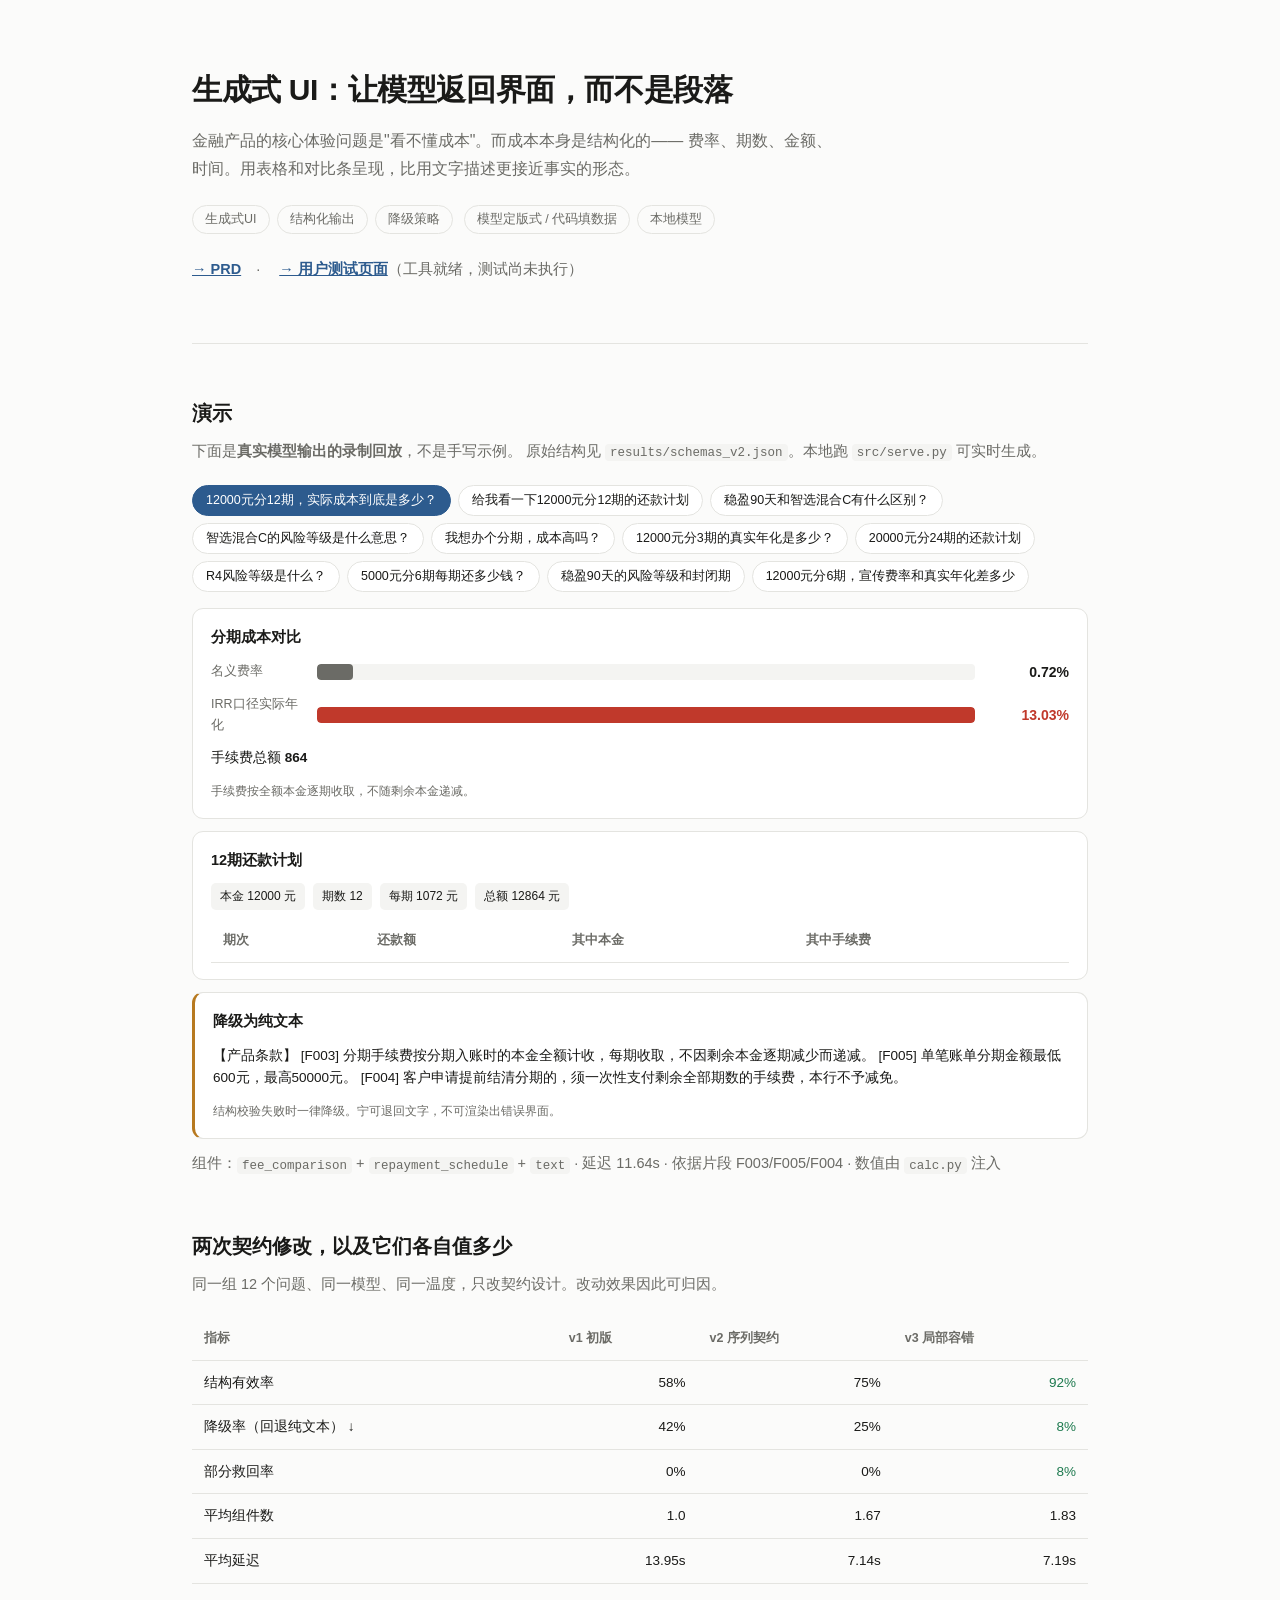
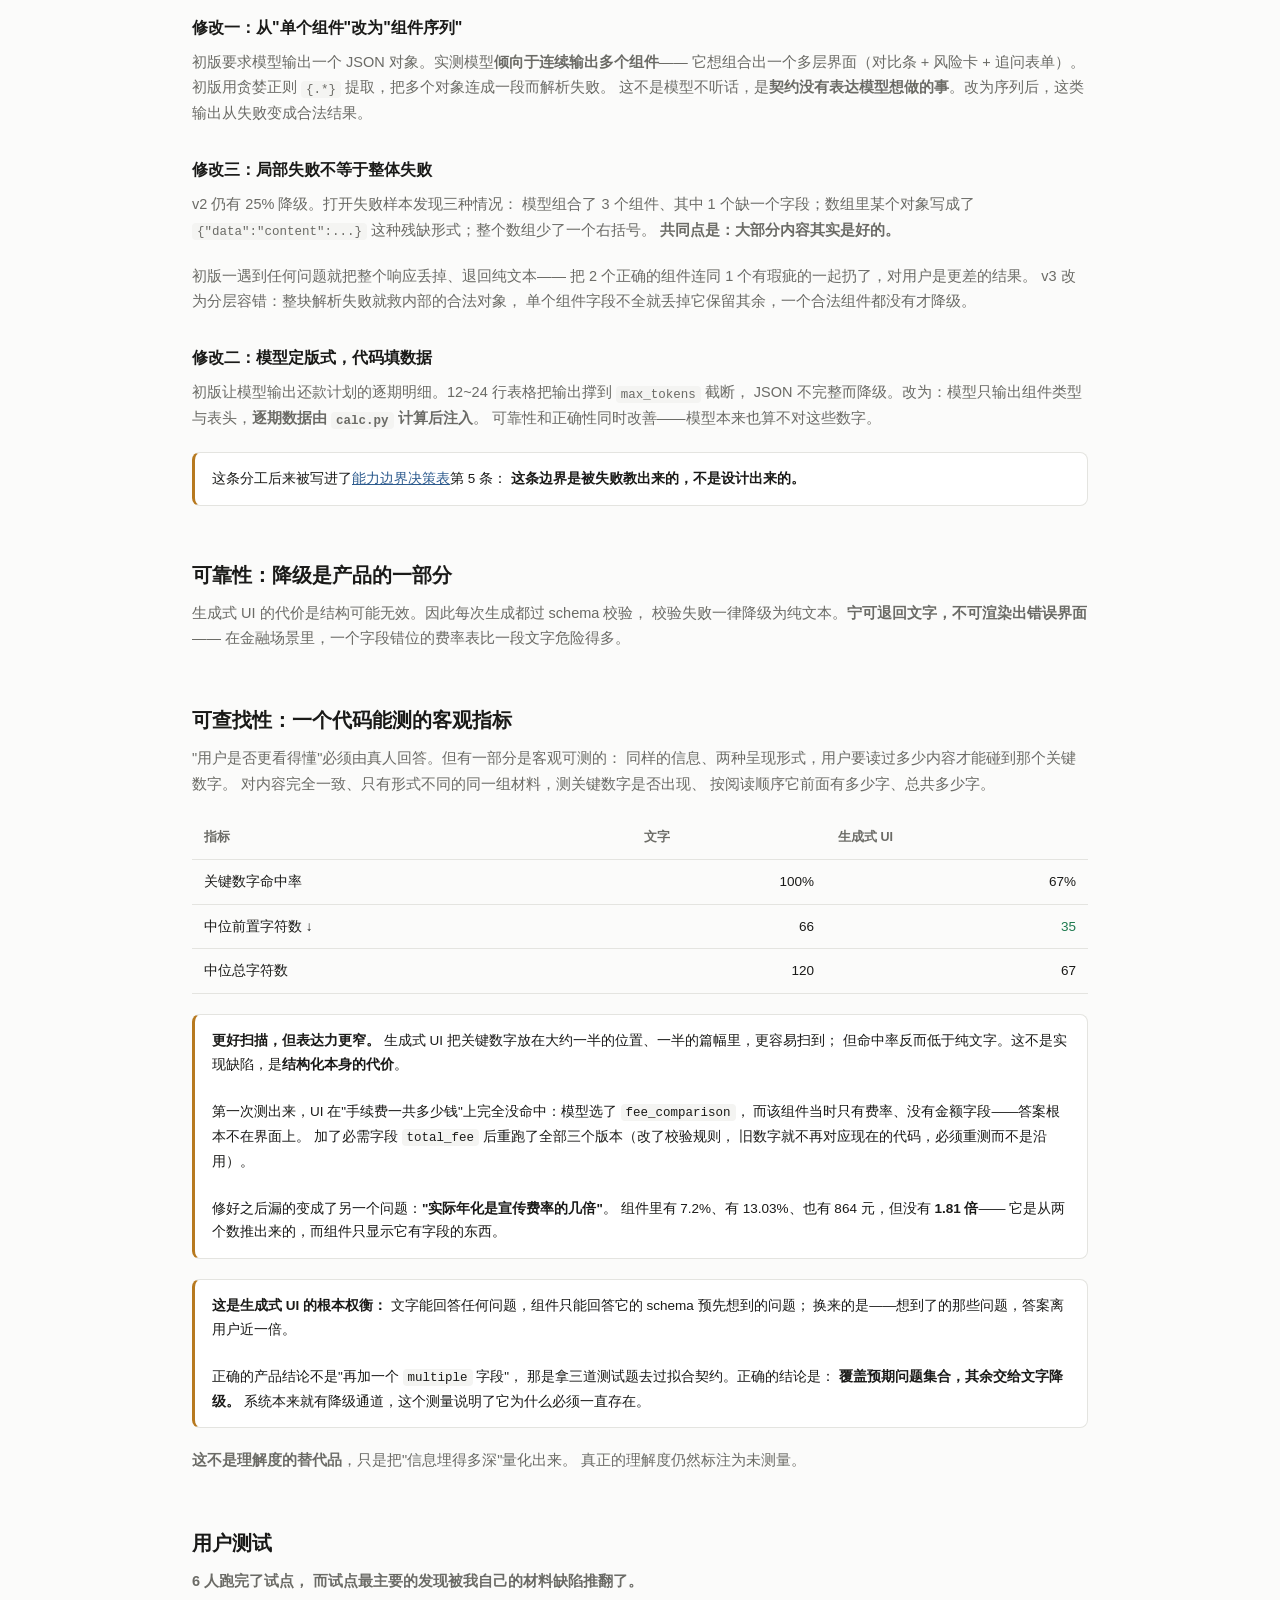
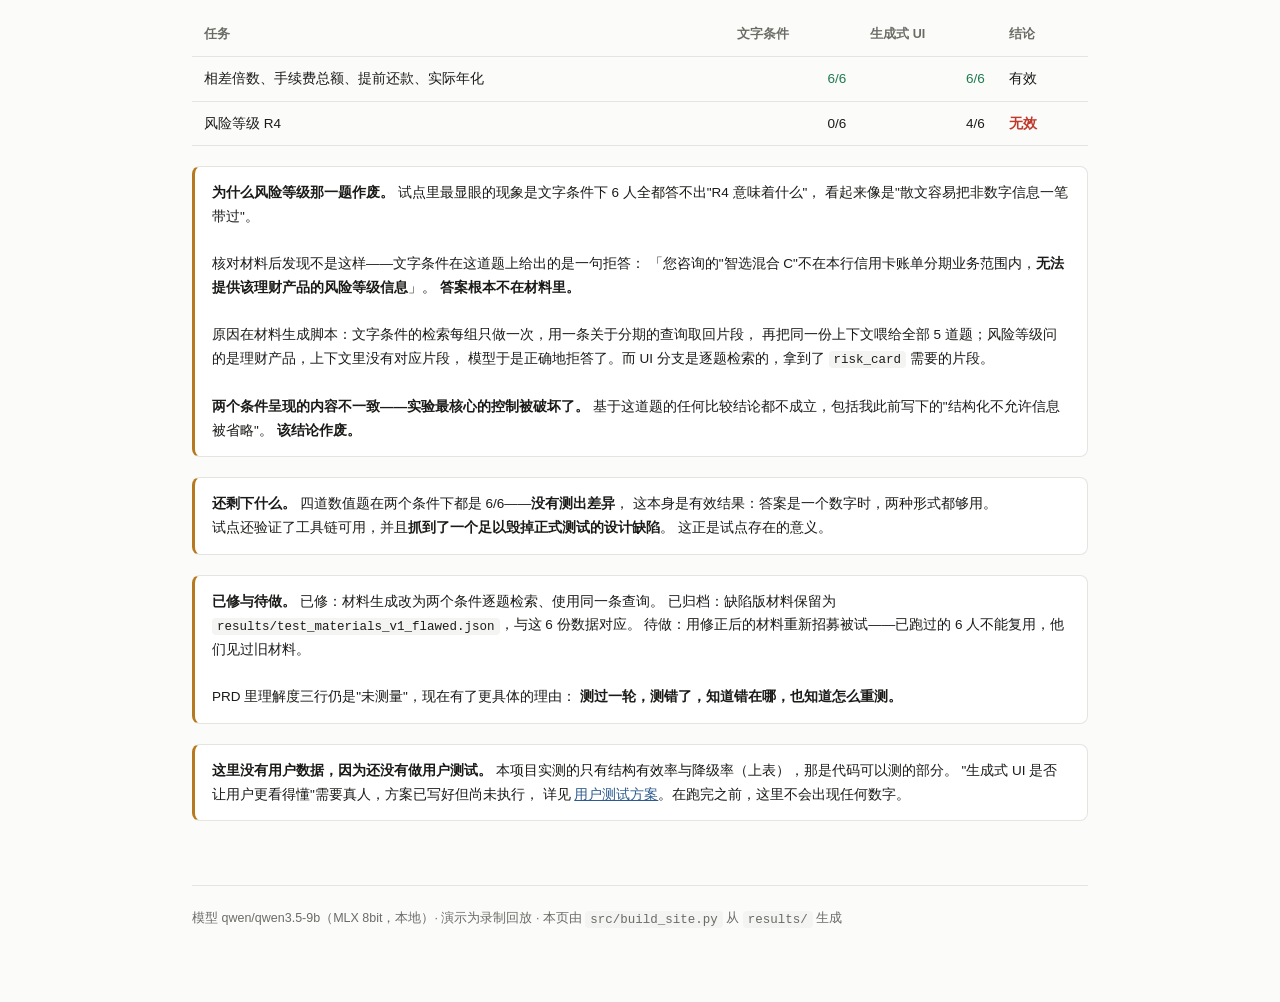
<file: docs/index.html>
<!doctype html><html lang="zh-CN"><head><meta charset="utf-8">
<meta name="viewport" content="width=device-width,initial-scale=1">
<title>生成式UI · 金融费率透明化</title><style>:root{--bg:#fbfbfa;--fg:#1a1a18;--muted:#6b6b66;--line:#e4e4e0;--card:#fff;
 --bad:#c0392b;--good:#1e7a4f;--warn:#b7791f;--accent:#2d5b8e;--code:#f4f4f2}
@media(prefers-color-scheme:dark){:root:not([data-theme=light]){
 --bg:#14140f;--fg:#eceae4;--muted:#9a978e;--line:#2e2e28;--card:#1c1c17;
 --bad:#e8705f;--good:#5fbf8f;--warn:#e0aa4f;--accent:#7aa8d8;--code:#22221c}}
:root[data-theme=dark]{--bg:#14140f;--fg:#eceae4;--muted:#9a978e;--line:#2e2e28;
 --card:#1c1c17;--bad:#e8705f;--good:#5fbf8f;--warn:#e0aa4f;--accent:#7aa8d8;--code:#22221c}
*{box-sizing:border-box}
body{background:var(--bg);color:var(--fg);margin:0;
 font:15px/1.75 -apple-system,BlinkMacSystemFont,"PingFang SC","Hiragino Sans GB","Microsoft YaHei",sans-serif}
.wrap{max-width:940px;margin:0 auto;padding:0 22px 80px}
header{padding:64px 0 40px;border-bottom:1px solid var(--line)}
h1{font-size:30px;margin:0 0 10px;letter-spacing:-.4px;font-weight:650}
.sub{color:var(--muted);font-size:16px;margin:0 0 22px;max-width:640px}
.tags span{display:inline-block;border:1px solid var(--line);border-radius:20px;
 padding:3px 12px;font-size:12.5px;color:var(--muted);margin:0 7px 7px 0}
h2{font-size:20px;margin:52px 0 8px;font-weight:620}
h3{font-size:16px;margin:30px 0 8px;font-weight:600}
.lede{color:var(--muted);margin:0 0 20px;font-size:14.5px}
.kpis{display:grid;grid-template-columns:repeat(auto-fit,minmax(180px,1fr));gap:14px;margin:26px 0 8px}
.kpi{background:var(--card);border:1px solid var(--line);border-radius:11px;padding:17px 18px}
.kpi .n{font-size:27px;font-weight:670;letter-spacing:-.6px;font-variant-numeric:tabular-nums}
.kpi .l{font-size:12.5px;color:var(--muted);margin-top:5px;line-height:1.5}
.kpi .d{font-size:12px;margin-top:8px;color:var(--muted)}
.bad{color:var(--bad)}.good{color:var(--good)}.warn{color:var(--warn)}
.scroll{overflow-x:auto;-webkit-overflow-scrolling:touch;margin:18px 0}
table{border-collapse:collapse;width:100%;font-size:13.5px;min-width:560px}
th,td{border-bottom:1px solid var(--line);padding:10px 12px;text-align:left;vertical-align:top}
th{font-weight:600;color:var(--muted);font-size:12.5px;white-space:nowrap}
td.num{text-align:right;font-variant-numeric:tabular-nums;white-space:nowrap}
tr.hl td{background:color-mix(in srgb,var(--good) 7%,transparent)}
.case{background:var(--card);border:1px solid var(--line);border-radius:11px;
 padding:16px 18px;margin:14px 0}
.case .q{font-weight:600;margin-bottom:4px}
.case .meta{font-size:12px;color:var(--muted);margin-bottom:12px}
.ans{border-left:3px solid var(--line);padding:2px 0 2px 13px;margin:9px 0;font-size:13.5px}
.ans.a{border-color:var(--bad)}.ans.c{border-color:var(--good)}
.ans .tag{font-size:11.5px;color:var(--muted);display:block;margin-bottom:3px}
.note{background:var(--card);border:1px solid var(--line);border-left:3px solid var(--warn);
 border-radius:8px;padding:14px 17px;margin:20px 0;font-size:13.5px}
code{background:var(--code);padding:1.5px 5px;border-radius:4px;font-size:12.5px;
 font-family:ui-monospace,SFMono-Regular,Menlo,monospace}
a{color:var(--accent)}
footer{margin-top:64px;padding-top:22px;border-top:1px solid var(--line);
 color:var(--muted);font-size:12.5px}
.bar{height:7px;background:var(--code);border-radius:4px;overflow:hidden;margin-top:6px}
.bar i{display:block;height:100%;border-radius:4px}

.c{background:var(--card);border:1px solid var(--line);border-radius:11px;padding:16px 18px;margin:12px 0}
.c.fb{border-left:3px solid var(--warn)}
.ct{font-weight:620;margin-bottom:10px;font-size:14.5px}
.cd{font-size:13.5px;line-height:1.7}
.cn{font-size:12px;color:var(--muted);margin-top:11px}
.cn.warn{color:var(--warn)}
.fc{display:grid;grid-template-columns:96px 1fr 84px;gap:10px;align-items:center;margin:9px 0}
.fl{font-size:12.5px;color:var(--muted)}
.fbar{height:16px;background:var(--code);border-radius:4px;overflow:hidden}
.fbar i{display:block;height:100%;border-radius:4px}
.ftot{margin-top:9px;font-size:13.5px;font-variant-numeric:tabular-nums}
.fv{text-align:right;font-weight:640;font-variant-numeric:tabular-nums;font-size:14px}
.kv{display:flex;flex-wrap:wrap;gap:8px;margin-bottom:10px}
.kv span{background:var(--code);border-radius:5px;padding:3px 9px;font-size:12px}
.sc{overflow-x:auto;max-height:290px;overflow-y:auto}
.rl{display:flex;align-items:center;gap:10px;margin-bottom:9px}
.rb{background:var(--warn);color:#fff;border-radius:6px;padding:2px 11px;font-weight:700;font-size:14px}
.rn{font-size:14px;font-weight:600}
.cf label{display:block;margin:9px 0}
.cf span{display:block;font-size:12.5px;color:var(--muted);margin-bottom:4px}
.cf input{width:100%;padding:8px 10px;border:1px solid var(--line);border-radius:7px;
 background:var(--bg);color:var(--fg);font-size:13.5px}
.picker{display:flex;flex-wrap:wrap;gap:7px;margin:16px 0}
.picker button{border:1px solid var(--line);background:var(--card);color:var(--fg);
 border-radius:18px;padding:6px 13px;font-size:12.5px;cursor:pointer;font-family:inherit}
.picker button[aria-pressed=true]{background:var(--accent);color:#fff;border-color:var(--accent)}
.two{display:grid;grid-template-columns:1fr 1fr;gap:18px}
@media(max-width:720px){.two{grid-template-columns:1fr}.fc{grid-template-columns:76px 1fr 70px}}
</style></head><body><div class="wrap">
<header>
<h1>生成式 UI：让模型返回界面，而不是段落</h1>
<p class="sub">金融产品的核心体验问题是"看不懂成本"。而成本本身是结构化的——
费率、期数、金额、时间。用表格和对比条呈现，比用文字描述更接近事实的形态。</p>
<div class="tags"><span>生成式UI</span><span>结构化输出</span><span>降级策略</span>
<span>模型定版式 / 代码填数据</span><span>本地模型</span></div>
<p class="lede" style="margin-top:16px">
<a href="https://github.com/aliyabb/fintech-generative-ui/blob/main/docs/PRD_费率透明化界面.md"><strong>→ PRD</strong></a>　·　
<a href="usertest.html"><strong>→ 用户测试页面</strong></a>（工具就绪，测试尚未执行）</p>
</header>

<h2>演示</h2>
<p class="lede">下面是<strong>真实模型输出的录制回放</strong>，不是手写示例。
原始结构见 <code>results/schemas_v2.json</code>。本地跑 <code>src/serve.py</code> 可实时生成。</p>
<div class="picker" id="pk"><button data-i="0" aria-pressed=true>12000元分12期，实际成本到底是多少？</button><button data-i="1">给我看一下12000元分12期的还款计划</button><button data-i="2">稳盈90天和智选混合C有什么区别？</button><button data-i="3">智选混合C的风险等级是什么意思？</button><button data-i="4">我想办个分期，成本高吗？</button><button data-i="5">12000元分3期的真实年化是多少？</button><button data-i="6">20000元分24期的还款计划</button><button data-i="7">R4风险等级是什么？</button><button data-i="8">5000元分6期每期还多少钱？</button><button data-i="9">稳盈90天的风险等级和封闭期</button><button data-i="10">12000元分6期，宣传费率和真实年化差多少</button></div>
<div id="out"></div>
<div id="meta" class="lede"></div>

<h2>两次契约修改，以及它们各自值多少</h2>
<p class="lede">同一组 12 个问题、同一模型、同一温度，只改契约设计。改动效果因此可归因。</p>
<div class="scroll"><table><thead><tr><th>指标</th>
<th>v1 初版</th><th>v2 序列契约</th><th>v3 局部容错</th></tr></thead><tbody><tr><td>结构有效率</td><td class="num ">58%</td><td class="num ">75%</td><td class="num good">92%</td></tr><tr><td>降级率（回退纯文本） ↓</td><td class="num ">42%</td><td class="num ">25%</td><td class="num good">8%</td></tr><tr><td>部分救回率</td><td class="num ">0%</td><td class="num ">0%</td><td class="num good">8%</td></tr><tr><td>平均组件数</td><td class="num">1.0</td><td class="num">1.67</td><td class="num">1.83</td></tr><tr><td>平均延迟</td><td class="num">13.95s</td><td class="num">7.14s</td><td class="num">7.19s</td></tr></tbody></table></div>

<h3>修改一：从"单个组件"改为"组件序列"</h3>
<p class="lede">初版要求模型输出一个 JSON 对象。实测模型<strong>倾向于连续输出多个组件</strong>——
它想组合出一个多层界面（对比条 + 风险卡 + 追问表单）。
初版用贪婪正则 <code>{.*}</code> 提取，把多个对象连成一段而解析失败。
这不是模型不听话，是<strong>契约没有表达模型想做的事</strong>。改为序列后，这类输出从失败变成合法结果。</p>

<h3>修改三：局部失败不等于整体失败</h3>
<p class="lede">v2 仍有 25% 降级。打开失败样本发现三种情况：
模型组合了 3 个组件、其中 1 个缺一个字段；数组里某个对象写成了
<code>{"data":"content":...}</code> 这种残缺形式；整个数组少了一个右括号。
<strong>共同点是：大部分内容其实是好的。</strong></p>
<p class="lede">初版一遇到任何问题就把整个响应丢掉、退回纯文本——
把 2 个正确的组件连同 1 个有瑕疵的一起扔了，对用户是更差的结果。
v3 改为分层容错：整块解析失败就救内部的合法对象，
单个组件字段不全就丢掉它保留其余，一个合法组件都没有才降级。</p>

<h3>修改二：模型定版式，代码填数据</h3>
<p class="lede">初版让模型输出还款计划的逐期明细。12~24 行表格把输出撑到 <code>max_tokens</code> 截断，
JSON 不完整而降级。改为：模型只输出组件类型与表头，<strong>逐期数据由 <code>calc.py</code> 计算后注入</strong>。
可靠性和正确性同时改善——模型本来也算不对这些数字。</p>
<div class="note">这条分工后来被写进了<a href="https://github.com/aliyabb/fintech-ai-boundary/blob/main/docs/AI能力边界决策表.md">能力边界决策表</a>第 5 条：
<strong>这条边界是被失败教出来的，不是设计出来的。</strong></div>

<h2>可靠性：降级是产品的一部分</h2>
<p class="lede">生成式 UI 的代价是结构可能无效。因此每次生成都过 schema 校验，
校验失败一律降级为纯文本。<strong>宁可退回文字，不可渲染出错误界面</strong>——
在金融场景里，一个字段错位的费率表比一段文字危险得多。</p>

<h2>可查找性：一个代码能测的客观指标</h2>
<p class="lede">"用户是否更看得懂"必须由真人回答。但有一部分是客观可测的：
同样的信息、两种呈现形式，用户要读过多少内容才能碰到那个关键数字。
对内容完全一致、只有形式不同的同一组材料，测关键数字是否出现、
按阅读顺序它前面有多少字、总共多少字。</p>
<div class="scroll"><table><thead><tr><th>指标</th><th>文字</th><th>生成式 UI</th></tr></thead><tbody><tr><td>关键数字命中率</td><td class="num">100%</td><td class="num">67%</td></tr><tr><td>中位前置字符数 ↓</td><td class="num">66</td><td class="num good">35</td></tr><tr><td>中位总字符数</td><td class="num">120</td><td class="num">67</td></tr></tbody></table></div>
<div class="note"><strong>更好扫描，但表达力更窄。</strong>
生成式 UI 把关键数字放在大约一半的位置、一半的篇幅里，更容易扫到；
但命中率反而低于纯文字。这不是实现缺陷，是<strong>结构化本身的代价</strong>。<br><br>
第一次测出来，UI 在"手续费一共多少钱"上完全没命中：模型选了 <code>fee_comparison</code>，
而该组件当时只有费率、没有金额字段——答案根本不在界面上。
加了必需字段 <code>total_fee</code> 后重跑了全部三个版本（改了校验规则，
旧数字就不再对应现在的代码，必须重测而不是沿用）。<br><br>
修好之后漏的变成了另一个问题：<strong>"实际年化是宣传费率的几倍"</strong>。
组件里有 7.2%、有 13.03%、也有 864 元，但没有 <strong>1.81 倍</strong>——
它是从两个数推出来的，而组件只显示它有字段的东西。</div>
<div class="note"><strong>这是生成式 UI 的根本权衡：</strong>
文字能回答任何问题，组件只能回答它的 schema 预先想到的问题；
换来的是——想到了的那些问题，答案离用户近一倍。<br><br>
正确的产品结论不是"再加一个 <code>multiple</code> 字段"，
那是拿三道测试题去过拟合契约。正确的结论是：
<strong>覆盖预期问题集合，其余交给文字降级。</strong>
系统本来就有降级通道，这个测量说明了它为什么必须一直存在。</div>
<p class="lede"><strong>这不是理解度的替代品</strong>，只是把"信息埋得多深"量化出来。
真正的理解度仍然标注为未测量。</p>

<h2>用户测试</h2>
<p class="lede"><strong>6 人跑完了试点，
而试点最主要的发现被我自己的材料缺陷推翻了。</strong></p>
<div class="scroll"><table><thead><tr><th>任务</th><th>文字条件</th>
<th>生成式 UI</th><th>结论</th></tr></thead><tbody><tr><td>相差倍数、手续费总额、提前还款、实际年化</td><td class="num good">6/6</td><td class="num good">6/6</td><td>有效</td></tr><tr><td>风险等级 R4</td><td class="num">0/6</td><td class="num">4/6</td><td class="bad"><strong>无效</strong></td></tr></tbody></table></div>
<div class="note"><strong>为什么风险等级那一题作废。</strong>
试点里最显眼的现象是文字条件下 6 人全都答不出"R4 意味着什么"，
看起来像是"散文容易把非数字信息一笔带过"。<br><br>
核对材料后发现不是这样——文字条件在这道题上给出的是一句拒答：
「您咨询的"智选混合 C"不在本行信用卡账单分期业务范围内，<strong>无法提供该理财产品的风险等级信息</strong>」。
<strong>答案根本不在材料里。</strong><br><br>
原因在材料生成脚本：文字条件的检索每组只做一次，用一条关于分期的查询取回片段，
再把同一份上下文喂给全部 5 道题；风险等级问的是理财产品，上下文里没有对应片段，
模型于是正确地拒答了。而 UI 分支是逐题检索的，拿到了 <code>risk_card</code> 需要的片段。<br><br>
<strong>两个条件呈现的内容不一致——实验最核心的控制被破坏了。</strong>
基于这道题的任何比较结论都不成立，包括我此前写下的"结构化不允许信息被省略"。
<strong>该结论作废。</strong></div>
<div class="note"><strong>还剩下什么。</strong>
四道数值题在两个条件下都是 6/6——<strong>没有测出差异</strong>，
这本身是有效结果：答案是一个数字时，两种形式都够用。<br>
试点还验证了工具链可用，并且<strong>抓到了一个足以毁掉正式测试的设计缺陷</strong>。
这正是试点存在的意义。</div>
<div class="note"><strong>已修与待做。</strong>
已修：材料生成改为两个条件逐题检索、使用同一条查询。
已归档：缺陷版材料保留为 <code>results/test_materials_v1_flawed.json</code>，与这 6 份数据对应。
待做：用修正后的材料重新招募被试——已跑过的 6 人不能复用，他们见过旧材料。<br><br>
PRD 里理解度三行仍是"未测量"，现在有了更具体的理由：
<strong>测过一轮，测错了，知道错在哪，也知道怎么重测。</strong></div>
<div class="note"><strong>这里没有用户数据，因为还没有做用户测试。</strong>
本项目实测的只有结构有效率与降级率（上表），那是代码可以测的部分。
"生成式 UI 是否让用户更看得懂"需要真人，方案已写好但尚未执行，
详见 <a href="https://github.com/aliyabb/fintech-generative-ui/blob/main/docs/用户测试方案.md">用户测试方案</a>。在跑完之前，这里不会出现任何数字。</div>

<footer>模型 qwen/qwen3.5-9b（MLX 8bit，本地）· 演示为录制回放 ·
本页由 <code>src/build_site.py</code> 从 <code>results/</code> 生成</footer>
</div>
<script src="render.js"></script>
<script>
fetch("data.json").then(r=>r.json()).then(D=>{
  const out=document.getElementById("out"), meta=document.getElementById("meta"),
        pk=document.getElementById("pk");
  function show(i){
    renderComponents(D[i].components, out);
    meta.innerHTML = "组件："+D[i].components.map(c=>"<code>"+c.component+"</code>").join(" + ")
      + " · 延迟 "+D[i]._latency_s+"s · 依据片段 "+D[i]._contexts.join("/")
      + (D[i]._calc_injected ? " · 数值由 <code>calc.py</code> 注入" : "");
    [...pk.children].forEach((b,j)=>b.setAttribute("aria-pressed", j===i));
  }
  pk.addEventListener("click", e=>{ const b=e.target.closest("button"); if(b) show(+b.dataset.i); });
  show(0);
});
</script></body></html>
</file>
